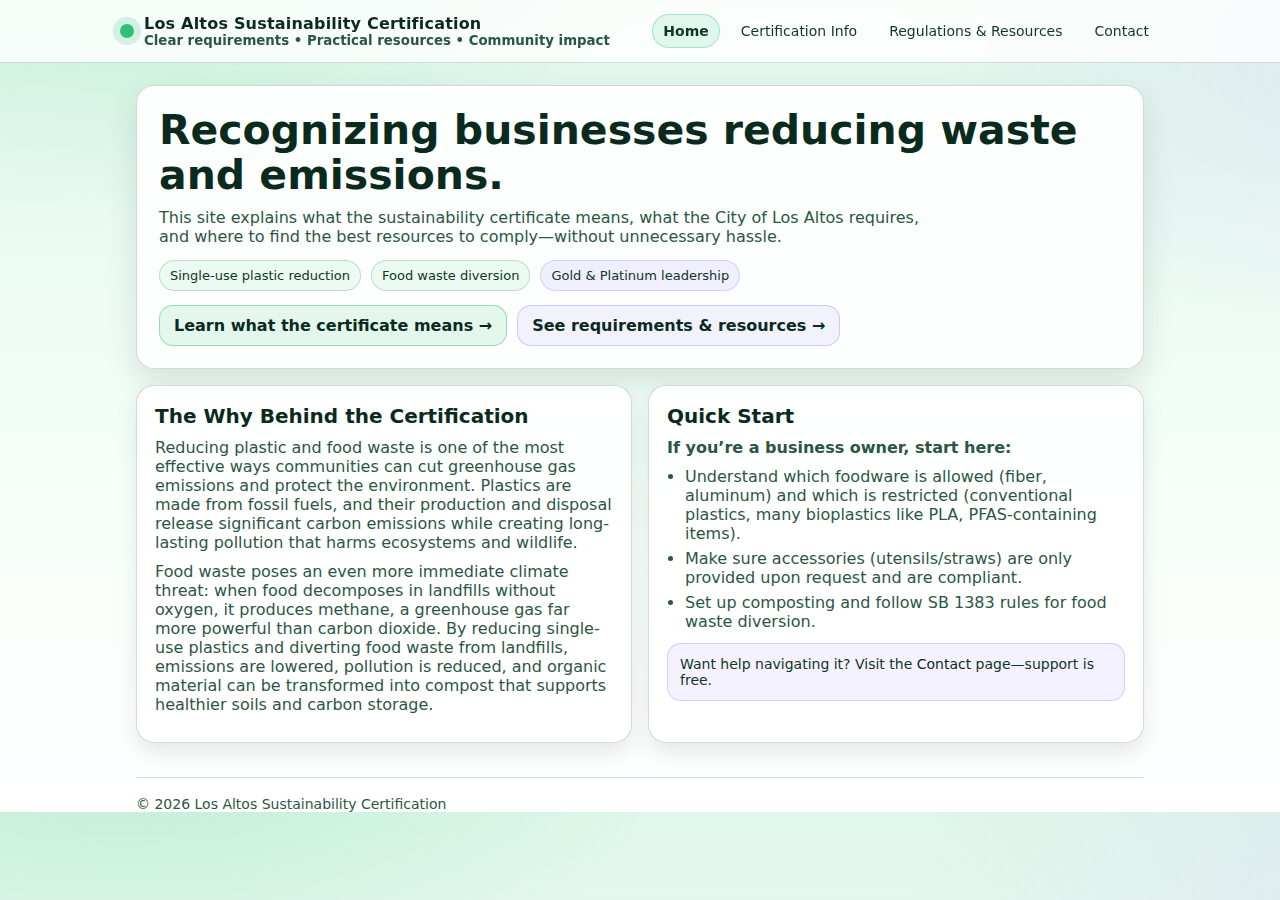
<file: Index.html>
<!doctype html>
<html lang="en">
<head>
  <meta charset="utf-8" />
  <meta name="viewport" content="width=device-width, initial-scale=1" />
  <title>Los Altos Sustainability Certification | Home</title>
  <meta name="description" content="Los Altos sustainability certification: overview, requirements, resources, and support." />
  <link rel="stylesheet" href="styles.css" />
</head>
<body>
  <header>
    <div class="container navbar">
      <div class="brand">
        <span class="brand-mark" aria-hidden="true"></span>
        <div>
          Los Altos Sustainability Certification
          <small>Clear requirements • Practical resources • Community impact</small>
        </div>
      </div>
      <nav class="navlinks" aria-label="Primary navigation">
        <a href="index.html" aria-current="page">Home</a>
        <a href="certification.html">Certification Info</a>
        <a href="regulations-resources.html">Regulations & Resources</a>
        <a href="contact.html">Contact</a>
      </nav>
    </div>
  </header>

  <main class="container">
    <section class="hero">
      <h1>Recognizing businesses reducing waste and emissions.</h1>
      <p>
        This site explains what the sustainability certificate means, what the City of Los Altos requires,
        and where to find the best resources to comply—without unnecessary hassle.
      </p>
      <div class="chips" aria-label="Highlights">
        <span class="chip">Single-use plastic reduction</span>
        <span class="chip">Food waste diversion</span>
        <span class="chip purple">Gold & Platinum leadership</span>
      </div>
      <div class="actions">
        <a class="button" href="certification.html">Learn what the certificate means →</a>
        <a class="button secondary" href="regulations-resources.html">See requirements & resources →</a>
      </div>
    </section>

    <div class="grid two">
      <section class="card">
        <h2>The Why Behind the Certification</h2>
        <p>
          Reducing plastic and food waste is one of the most effective ways communities can cut greenhouse gas emissions
          and protect the environment. Plastics are made from fossil fuels, and their production and disposal release
          significant carbon emissions while creating long-lasting pollution that harms ecosystems and wildlife.
        </p>
        <p>
          Food waste poses an even more immediate climate threat: when food decomposes in landfills without oxygen,
          it produces methane, a greenhouse gas far more powerful than carbon dioxide. By reducing single-use plastics
          and diverting food waste from landfills, emissions are lowered, pollution is reduced, and organic material can be
          transformed into compost that supports healthier soils and carbon storage.
        </p>
      </section>

      <section class="card">
        <h2>Quick Start</h2>
        <p class="kicker">If you’re a business owner, start here:</p>
        <ul>
          <li>Understand which foodware is allowed (fiber, aluminum) and which is restricted (conventional plastics, many bioplastics like PLA, PFAS-containing items).</li>
          <li>Make sure accessories (utensils/straws) are only provided upon request and are compliant.</li>
          <li>Set up composting and follow SB 1383 rules for food waste diversion.</li>
        </ul>
        <div class="callout">
          Want help navigating it? Visit the <a href="contact.html">Contact</a> page—support is free.
        </div>
      </section>
    </div>
  </main>

  <footer class="container">
    <div class="hr"></div>
    <div>© <span id="year"></span> Los Altos Sustainability Certification</div>
  </footer>

  <script>
    document.getElementById("year").textContent = new Date().getFullYear();
  </script>
</body>
</html>
</file>
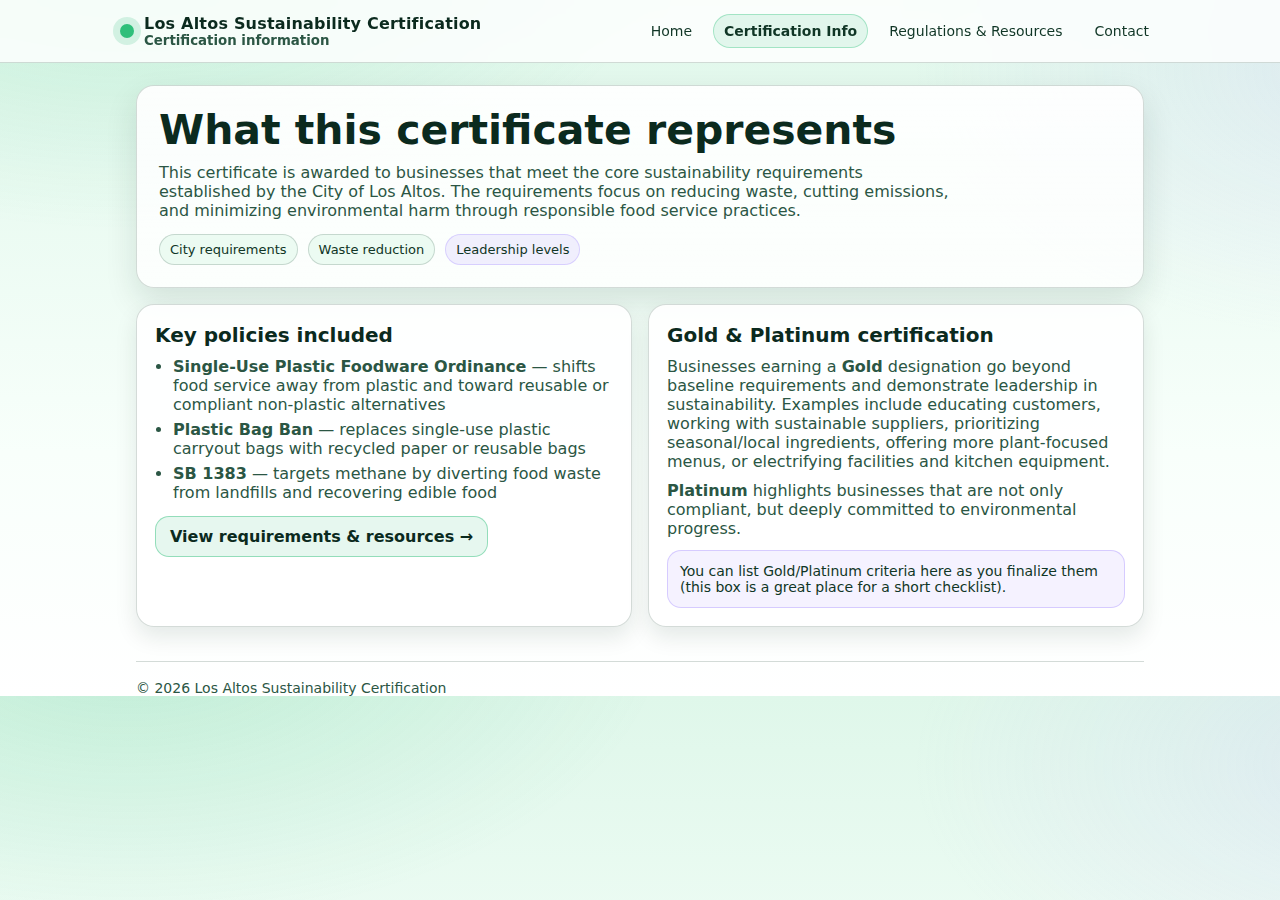
<file: certification.html>
<!doctype html>
<html lang="en">
<head>
  <meta charset="utf-8" />
  <meta name="viewport" content="width=device-width, initial-scale=1" />
  <title>Certification Information | Los Altos Sustainability Certification</title>
  <meta name="description" content="What the certificate represents, and Gold/Platinum recognition details." />
  <link rel="stylesheet" href="styles.css" />
</head>
<body>
  <header>
    <div class="container navbar">
      <div class="brand">
        <span class="brand-mark" aria-hidden="true"></span>
        <div>
          Los Altos Sustainability Certification
          <small>Certification information</small>
        </div>
      </div>
      <nav class="navlinks" aria-label="Primary navigation">
        <a href="index.html">Home</a>
        <a href="certification.html" aria-current="page">Certification Info</a>
        <a href="regulations-resources.html">Regulations & Resources</a>
        <a href="contact.html">Contact</a>
      </nav>
    </div>
  </header>

  <main class="container">
    <section class="hero">
      <h1>What this certificate represents</h1>
      <p>
        This certificate is awarded to businesses that meet the core sustainability requirements established by the City of Los Altos.
        The requirements focus on reducing waste, cutting emissions, and minimizing environmental harm through responsible food service practices.
      </p>
      <div class="chips">
        <span class="chip">City requirements</span>
        <span class="chip">Waste reduction</span>
        <span class="chip purple">Leadership levels</span>
      </div>
    </section>

    <div class="grid two">
      <section class="card">
        <h2>Key policies included</h2>
        <ul>
          <li><strong>Single-Use Plastic Foodware Ordinance</strong> — shifts food service away from plastic and toward reusable or compliant non-plastic alternatives</li>
          <li><strong>Plastic Bag Ban</strong> — replaces single-use plastic carryout bags with recycled paper or reusable bags</li>
          <li><strong>SB 1383</strong> — targets methane by diverting food waste from landfills and recovering edible food</li>
        </ul>
        <div class="actions">
          <a class="button" href="regulations-resources.html">View requirements & resources →</a>
        </div>
      </section>

      <section class="card">
        <h2>Gold &amp; Platinum certification</h2>
        <p>
          Businesses earning a <strong>Gold</strong> designation go beyond baseline requirements and demonstrate leadership in sustainability.
          Examples include educating customers, working with sustainable suppliers, prioritizing seasonal/local ingredients,
          offering more plant-focused menus, or electrifying facilities and kitchen equipment.
        </p>
        <p>
          <strong>Platinum</strong> highlights businesses that are not only compliant, but deeply committed to environmental progress.
        </p>
        <div class="callout">
          You can list Gold/Platinum criteria here as you finalize them (this box is a great place for a short checklist).
        </div>
      </section>
    </div>
  </main>

  <footer class="container">
    <div class="hr"></div>
    <div>© <span id="year"></span> Los Altos Sustainability Certification</div>
  </footer>

  <script>
    document.getElementById("year").textContent = new Date().getFullYear();
  </script>
</body>
</html>
</file>
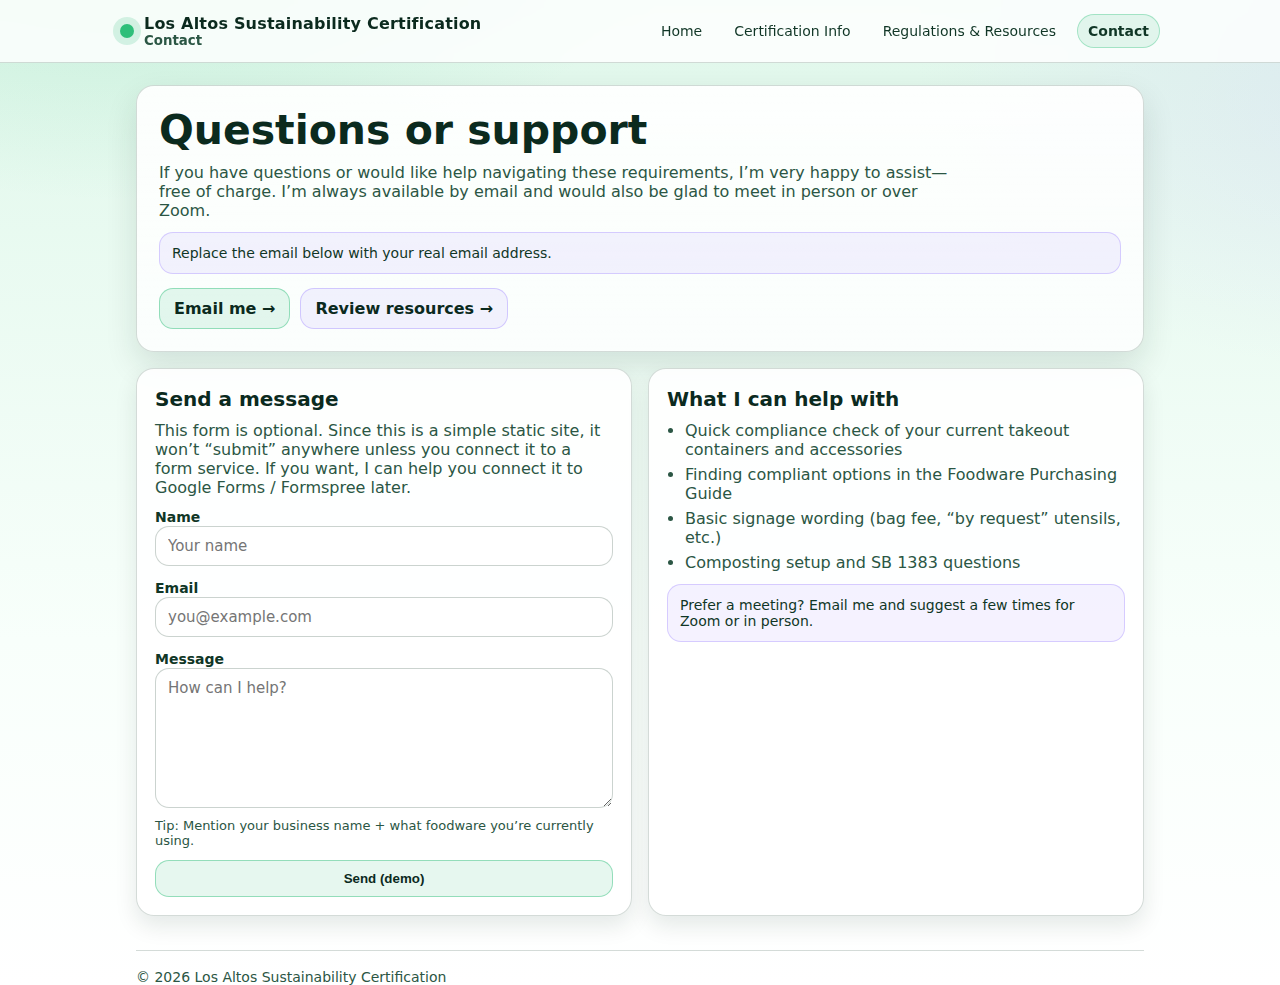
<file: contact.html>
<!doctype html>
<html lang="en">
<head>
  <meta charset="utf-8" />
  <meta name="viewport" content="width=device-width, initial-scale=1" />
  <title>Contact | Los Altos Sustainability Certification</title>
  <meta name="description" content="Questions or support—free help by email or meeting over Zoom." />
  <link rel="stylesheet" href="styles.css" />
</head>
<body>
  <header>
    <div class="container navbar">
      <div class="brand">
        <span class="brand-mark" aria-hidden="true"></span>
        <div>
          Los Altos Sustainability Certification
          <small>Contact</small>
        </div>
      </div>
      <nav class="navlinks" aria-label="Primary navigation">
        <a href="index.html">Home</a>
        <a href="certification.html">Certification Info</a>
        <a href="regulations-resources.html">Regulations & Resources</a>
        <a href="contact.html" aria-current="page">Contact</a>
      </nav>
    </div>
  </header>

  <main class="container">
    <section class="hero">
      <h1>Questions or support</h1>
      <p>
        If you have questions or would like help navigating these requirements, I’m very happy to assist—free of charge.
        I’m always available by email and would also be glad to meet in person or over Zoom.
      </p>
      <div class="callout">
        Replace the email below with your real email address.
      </div>
      <div class="actions">
        <a class="button" href="mailto:youremail@example.com?subject=Los%20Altos%20Sustainability%20Certification%20Question">
          Email me →
        </a>
        <a class="button secondary" href="regulations-resources.html">Review resources →</a>
      </div>
    </section>

    <div class="grid two">
      <section class="card">
        <h2>Send a message</h2>
        <p class="muted">
          This form is optional. Since this is a simple static site, it won’t “submit” anywhere unless you connect it to a form service.
          If you want, I can help you connect it to Google Forms / Formspree later.
        </p>

        <form class="form" onsubmit="event.preventDefault(); alert('This demo form is not connected yet. Use the Email button above or connect a form service.');">
          <div>
            <label for="name">Name</label>
            <input id="name" name="name" placeholder="Your name" />
          </div>
          <div>
            <label for="email">Email</label>
            <input id="email" name="email" type="email" placeholder="you@example.com" />
          </div>
          <div>
            <label for="message">Message</label>
            <textarea id="message" name="message" placeholder="How can I help?"></textarea>
          </div>
          <div class="helptext">Tip: Mention your business name + what foodware you’re currently using.</div>
          <button class="button" type="submit">Send (demo)</button>
        </form>
      </section>

      <section class="card">
        <h2>What I can help with</h2>
        <ul>
          <li>Quick compliance check of your current takeout containers and accessories</li>
          <li>Finding compliant options in the Foodware Purchasing Guide</li>
          <li>Basic signage wording (bag fee, “by request” utensils, etc.)</li>
          <li>Composting setup and SB 1383 questions</li>
        </ul>
        <div class="callout">
          Prefer a meeting? Email me and suggest a few times for Zoom or in person.
        </div>
      </section>
    </div>
  </main>

  <footer class="container">
    <div class="hr"></div>
    <div>© <span id="year"></span> Los Altos Sustainability Certification</div>
  </footer>

  <script>
    document.getElementById("year").textContent = new Date().getFullYear();
  </script>
</body>
</html>
</file>
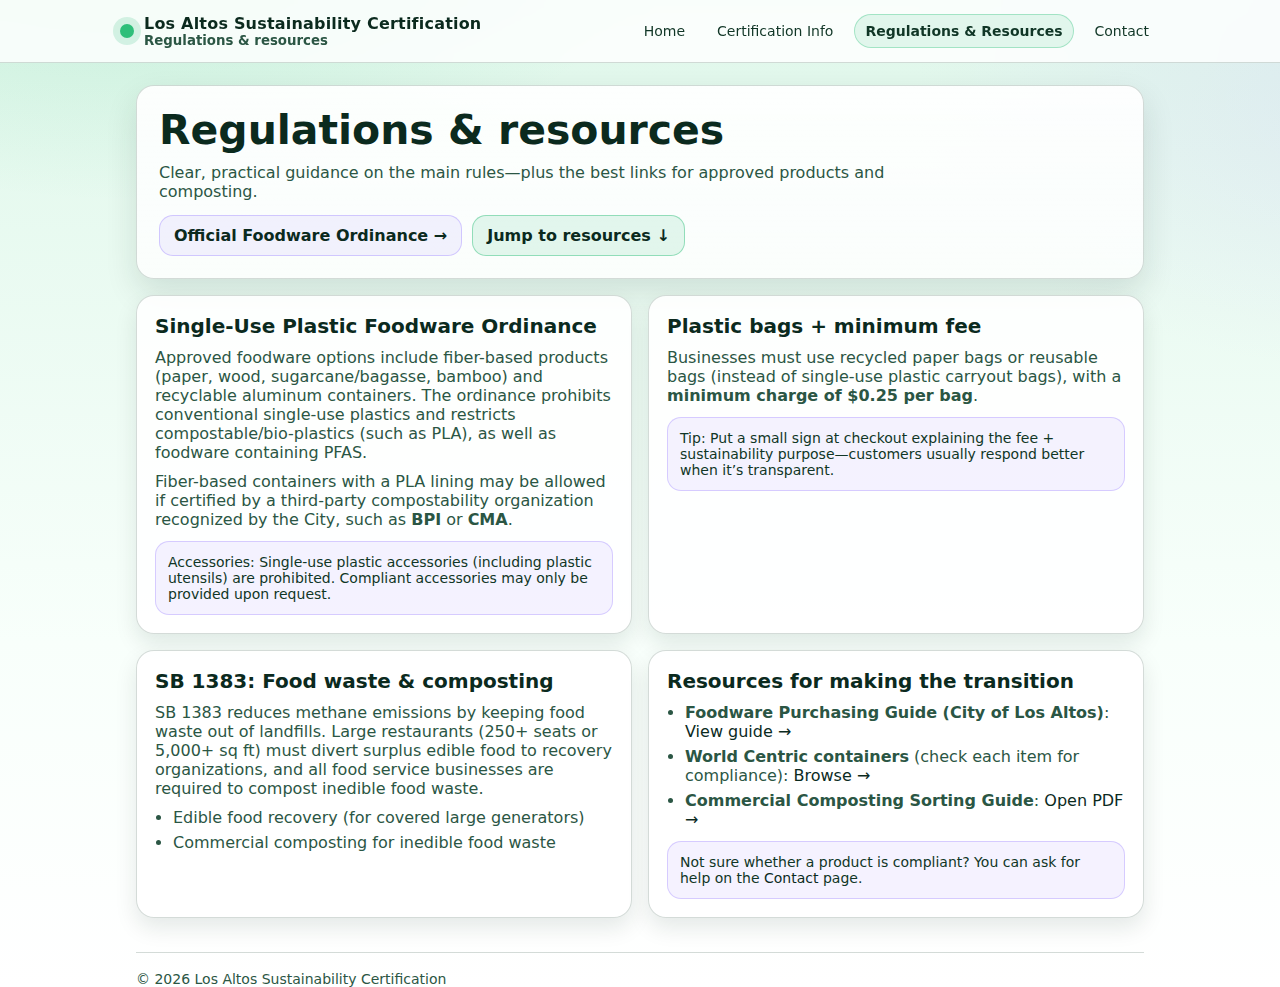
<file: regulations-resources.html>
<!doctype html>
<html lang="en">
<head>
  <meta charset="utf-8" />
  <meta name="viewport" content="width=device-width, initial-scale=1" />
  <title>Regulations & Resources | Los Altos Sustainability Certification</title>
  <meta name="description" content="Foodware ordinance guidance, SB 1383 summary, and official resources." />
  <link rel="stylesheet" href="styles.css" />
</head>
<body>
  <header>
    <div class="container navbar">
      <div class="brand">
        <span class="brand-mark" aria-hidden="true"></span>
        <div>
          Los Altos Sustainability Certification
          <small>Regulations & resources</small>
        </div>
      </div>
      <nav class="navlinks" aria-label="Primary navigation">
        <a href="index.html">Home</a>
        <a href="certification.html">Certification Info</a>
        <a href="regulations-resources.html" aria-current="page">Regulations & Resources</a>
        <a href="contact.html">Contact</a>
      </nav>
    </div>
  </header>

  <main class="container">
    <section class="hero">
      <h1>Regulations & resources</h1>
      <p>
        Clear, practical guidance on the main rules—plus the best links for approved products and composting.
      </p>
      <div class="actions">
        <a class="button secondary" href="https://www.losaltosca.gov/242/Single-use-Plastic-Foodware-Ordinance" target="_blank" rel="noopener">
          Official Foodware Ordinance →
        </a>
        <a class="button" href="#resources">Jump to resources ↓</a>
      </div>
    </section>

    <div class="grid two">
      <section class="card">
        <h2>Single-Use Plastic Foodware Ordinance</h2>
        <p>
          Approved foodware options include fiber-based products (paper, wood, sugarcane/bagasse, bamboo) and recyclable aluminum containers.
          The ordinance prohibits conventional single-use plastics and restricts compostable/bio-plastics (such as PLA), as well as foodware containing PFAS.
        </p>
        <p>
          Fiber-based containers with a PLA lining may be allowed if certified by a third-party compostability organization recognized by the City,
          such as <strong>BPI</strong> or <strong>CMA</strong>.
        </p>
        <div class="callout">
          Accessories: Single-use plastic accessories (including plastic utensils) are prohibited. Compliant accessories may only be provided upon request.
        </div>
      </section>

      <section class="card">
        <h2>Plastic bags + minimum fee</h2>
        <p>
          Businesses must use recycled paper bags or reusable bags (instead of single-use plastic carryout bags),
          with a <strong>minimum charge of $0.25 per bag</strong>.
        </p>
        <div class="callout">
          Tip: Put a small sign at checkout explaining the fee + sustainability purpose—customers usually respond better when it’s transparent.
        </div>
      </section>

      <section class="card">
        <h2>SB 1383: Food waste & composting</h2>
        <p>
          SB 1383 reduces methane emissions by keeping food waste out of landfills.
          Large restaurants (250+ seats or 5,000+ sq ft) must divert surplus edible food to recovery organizations,
          and all food service businesses are required to compost inedible food waste.
        </p>
        <ul>
          <li>Edible food recovery (for covered large generators)</li>
          <li>Commercial composting for inedible food waste</li>
        </ul>
      </section>

      <section id="resources" class="card">
        <h2>Resources for making the transition</h2>
        <ul>
          <li>
            <strong>Foodware Purchasing Guide (City of Los Altos)</strong>:
            <a href="https://docs.google.com/spreadsheets/d/10GyjdaeAkHp66FJ71RFckXATikL3PGS1ZQ8Uyh5PlWw/edit#gid=0" target="_blank" rel="noopener">
              View guide →
            </a>
          </li>
          <li>
            <strong>World Centric containers</strong> (check each item for compliance):
            <a href="https://www.goodstartpackaging.com/world-centric-to-go-containers/" target="_blank" rel="noopener">
              Browse →
            </a>
          </li>
          <li>
            <strong>Commercial Composting Sorting Guide</strong>:
            <a href="https://www.losaltosca.gov/DocumentCenter/View/868/Commercial-Services-Guide-PDF?bidId=" target="_blank" rel="noopener">
              Open PDF →
            </a>
          </li>
        </ul>
        <div class="callout">
          Not sure whether a product is compliant? You can ask for help on the <a href="contact.html">Contact</a> page.
        </div>
      </section>
    </div>
  </main>

  <footer class="container">
    <div class="hr"></div>
    <div>© <span id="year"></span> Los Altos Sustainability Certification</div>
  </footer>

  <script>
    document.getElementById("year").textContent = new Date().getFullYear();
  </script>
</body>
</html>
</file>
<file: styles.css>
:root{
  /* Branding */
  --white:#ffffff;
  --dark:#0b2a1e;          /* deep green */
  --dark-2:#103626;        /* slightly lighter deep green */
  --light:#dff7ea;         /* light green background */
  --green:#2fbf7a;         /* primary green */
  --green-2:#1f8f5f;       /* hover green */

  /* Purple highlight */
  --purple:#c9b7ff;        /* light purple accent */
  --purple-2:#a892ff;

  /* UI */
  --text:#0b2a1e;
  --muted:#2b5644;
  --line:rgba(16,54,38,.18);
  --shadow: 0 14px 32px rgba(11,42,30,.12);
  --radius:18px;
  --max: 1040px;

  --font: ui-sans-serif, system-ui, -apple-system, Segoe UI, Roboto, Helvetica, Arial, "Apple Color Emoji","Segoe UI Emoji";
}

*{box-sizing:border-box}
html{scroll-behavior:smooth}
body{
  margin:0;
  font-family:var(--font);
  color:var(--text);
  background:
    radial-gradient(900px 500px at 10% -10%, rgba(47,191,122,.18), transparent 60%),
    radial-gradient(900px 500px at 110% 10%, rgba(201,183,255,.22), transparent 55%),
    linear-gradient(180deg, var(--light), #f8fffb 65%, var(--white));
}

a{color:var(--dark); text-decoration: none}
a:hover{text-decoration: underline}

.container{
  max-width: var(--max);
  margin: 0 auto;
  padding: 0 16px;
}

header{
  position: sticky;
  top: 0;
  z-index: 20;
  background: rgba(255,255,255,.82);
  backdrop-filter: blur(10px);
  border-bottom: 1px solid var(--line);
}

.navbar{
  display:flex;
  align-items:center;
  justify-content:space-between;
  gap:16px;
  padding: 14px 0;
}

.brand{
  display:flex;
  align-items:center;
  gap:10px;
  font-weight:800;
  letter-spacing:.2px;
}
.brand-mark{
  width:14px;
  height:14px;
  border-radius: 999px;
  background: var(--green);
  box-shadow: 0 0 0 7px rgba(47,191,122,.18);
}
.brand small{
  display:block;
  font-weight:600;
  color: var(--muted);
  letter-spacing: 0;
}

.navlinks{
  display:flex;
  gap:10px;
  flex-wrap:wrap;
  align-items:center;
  justify-content:flex-end;
}
.navlinks a{
  font-size:14px;
  padding:8px 10px;
  border-radius: 999px;
  border:1px solid transparent;
  color: var(--dark-2);
}
.navlinks a:hover{
  text-decoration:none;
  border-color: var(--line);
  background: rgba(47,191,122,.08);
}
.navlinks a[aria-current="page"]{
  border-color: rgba(47,191,122,.35);
  background: rgba(47,191,122,.12);
  font-weight:700;
}

.hero{
  margin: 22px 0 16px;
  padding: 22px;
  border-radius: var(--radius);
  background: linear-gradient(180deg, rgba(255,255,255,.92), rgba(255,255,255,.78));
  box-shadow: var(--shadow);
  border: 1px solid var(--line);
}
.hero h1{
  margin:0 0 10px;
  font-size: clamp(26px, 3.2vw, 44px);
  line-height:1.1;
}
.hero p{
  margin:0;
  color: var(--muted);
  max-width: 78ch;
  font-size: 16px;
}

.hero .chips{
  display:flex;
  gap:10px;
  flex-wrap:wrap;
  margin-top:14px;
}
.chip{
  font-size:13px;
  padding:7px 10px;
  border-radius: 999px;
  border: 1px solid var(--line);
  background: rgba(223,247,234,.55);
  color: var(--dark-2);
}
.chip.purple{
  background: rgba(201,183,255,.22);
  border-color: rgba(168,146,255,.35);
}

.grid{
  display:grid;
  grid-template-columns: 1fr;
  gap: 16px;
  margin: 16px 0 34px;
}
@media (min-width: 900px){
  .grid.two{ grid-template-columns: 1fr 1fr; }
}

.card{
  background: rgba(255,255,255,.90);
  border: 1px solid var(--line);
  border-radius: var(--radius);
  padding: 18px;
  box-shadow: 0 10px 22px rgba(11,42,30,.10);
}
.card h2{
  margin:0 0 10px;
  font-size: 20px;
}
.card p{ margin: 10px 0; color: var(--muted); }
.card ul{ margin: 10px 0 0; padding-left: 18px; color: var(--muted); }
.card li{ margin: 6px 0; }

.callout{
  margin-top: 12px;
  padding: 12px 12px;
  border-radius: 14px;
  border: 1px solid rgba(168,146,255,.40);
  background: rgba(201,183,255,.18);
  color: var(--dark-2);
  font-size: 14px;
}

.actions{
  display:flex;
  flex-wrap:wrap;
  gap:10px;
  margin-top: 14px;
}
.button{
  display:inline-block;
  padding: 10px 14px;
  border-radius: 14px;
  border: 1px solid rgba(47,191,122,.45);
  background: rgba(47,191,122,.12);
  color: var(--dark);
  font-weight: 700;
}
.button:hover{
  text-decoration:none;
  background: rgba(47,191,122,.18);
}
.button.secondary{
  border-color: rgba(168,146,255,.45);
  background: rgba(201,183,255,.18);
}
.button.secondary:hover{
  background: rgba(201,183,255,.24);
}

.hr{
  height:1px;
  background: var(--line);
  margin: 18px 0;
}

footer{
  padding: 22px 0 36px;
  color: var(--muted);
  font-size: 14px;
}

.kicker{
  font-weight: 800;
  color: var(--dark);
}

.form{
  display:grid;
  gap:12px;
  margin-top: 10px;
}
label{
  font-weight: 700;
  font-size: 14px;
  color: var(--dark-2);
}
input, textarea{
  width:100%;
  padding: 10px 12px;
  border-radius: 14px;
  border: 1px solid rgba(16,54,38,.22);
  background: rgba(255,255,255,.9);
  font-family: var(--font);
  font-size: 15px;
}
textarea{ min-height: 140px; resize: vertical; }
.helptext{
  font-size: 13px;
  color: var(--muted);
  margin-top: -6px;
}
</file>
